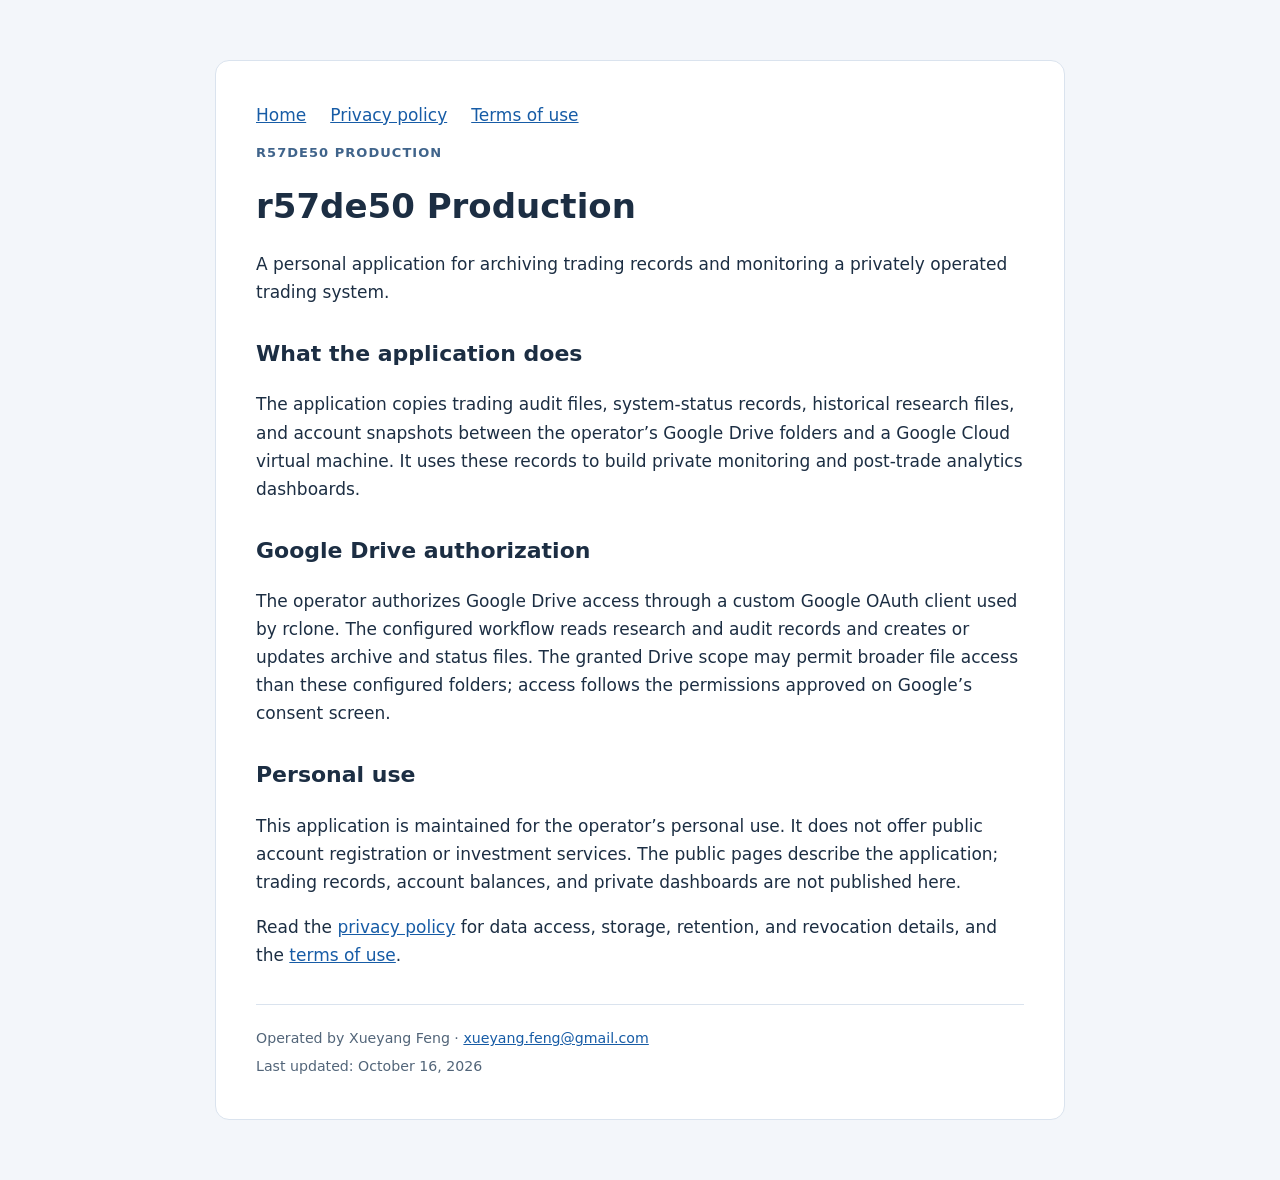
<file: index.html>
<!doctype html>
<html lang="en"><head><meta charset="utf-8"><meta name="viewport" content="width=device-width,initial-scale=1"><title>Application information | r57de50 Production</title><link rel="stylesheet" href="style.css"></head><body><main><nav><a href="./">Home</a><a href="privacy.html">Privacy policy</a><a href="terms.html">Terms of use</a></nav><p class="label">R57DE50 PRODUCTION</p><h1>r57de50 Production</h1><p>A personal application for archiving trading records and monitoring a privately operated trading system.</p><h2>What the application does</h2><p>The application copies trading audit files, system-status records, historical research files, and account snapshots between the operator’s Google Drive folders and a Google Cloud virtual machine. It uses these records to build private monitoring and post-trade analytics dashboards.</p><h2>Google Drive authorization</h2><p>The operator authorizes Google Drive access through a custom Google OAuth client used by rclone. The configured workflow reads research and audit records and creates or updates archive and status files. The granted Drive scope may permit broader file access than these configured folders; access follows the permissions approved on Google’s consent screen.</p><h2>Personal use</h2><p>This application is maintained for the operator’s personal use. It does not offer public account registration or investment services. The public pages describe the application; trading records, account balances, and private dashboards are not published here.</p><p>Read the <a href="privacy.html">privacy policy</a> for data access, storage, retention, and revocation details, and the <a href="terms.html">terms of use</a>.</p><footer><small>Operated by Xueyang Feng · <a href="mailto:xueyang.feng@gmail.com">xueyang.feng@gmail.com</a><br>Last updated: October 16, 2026</small></footer></main></body></html>
</file>
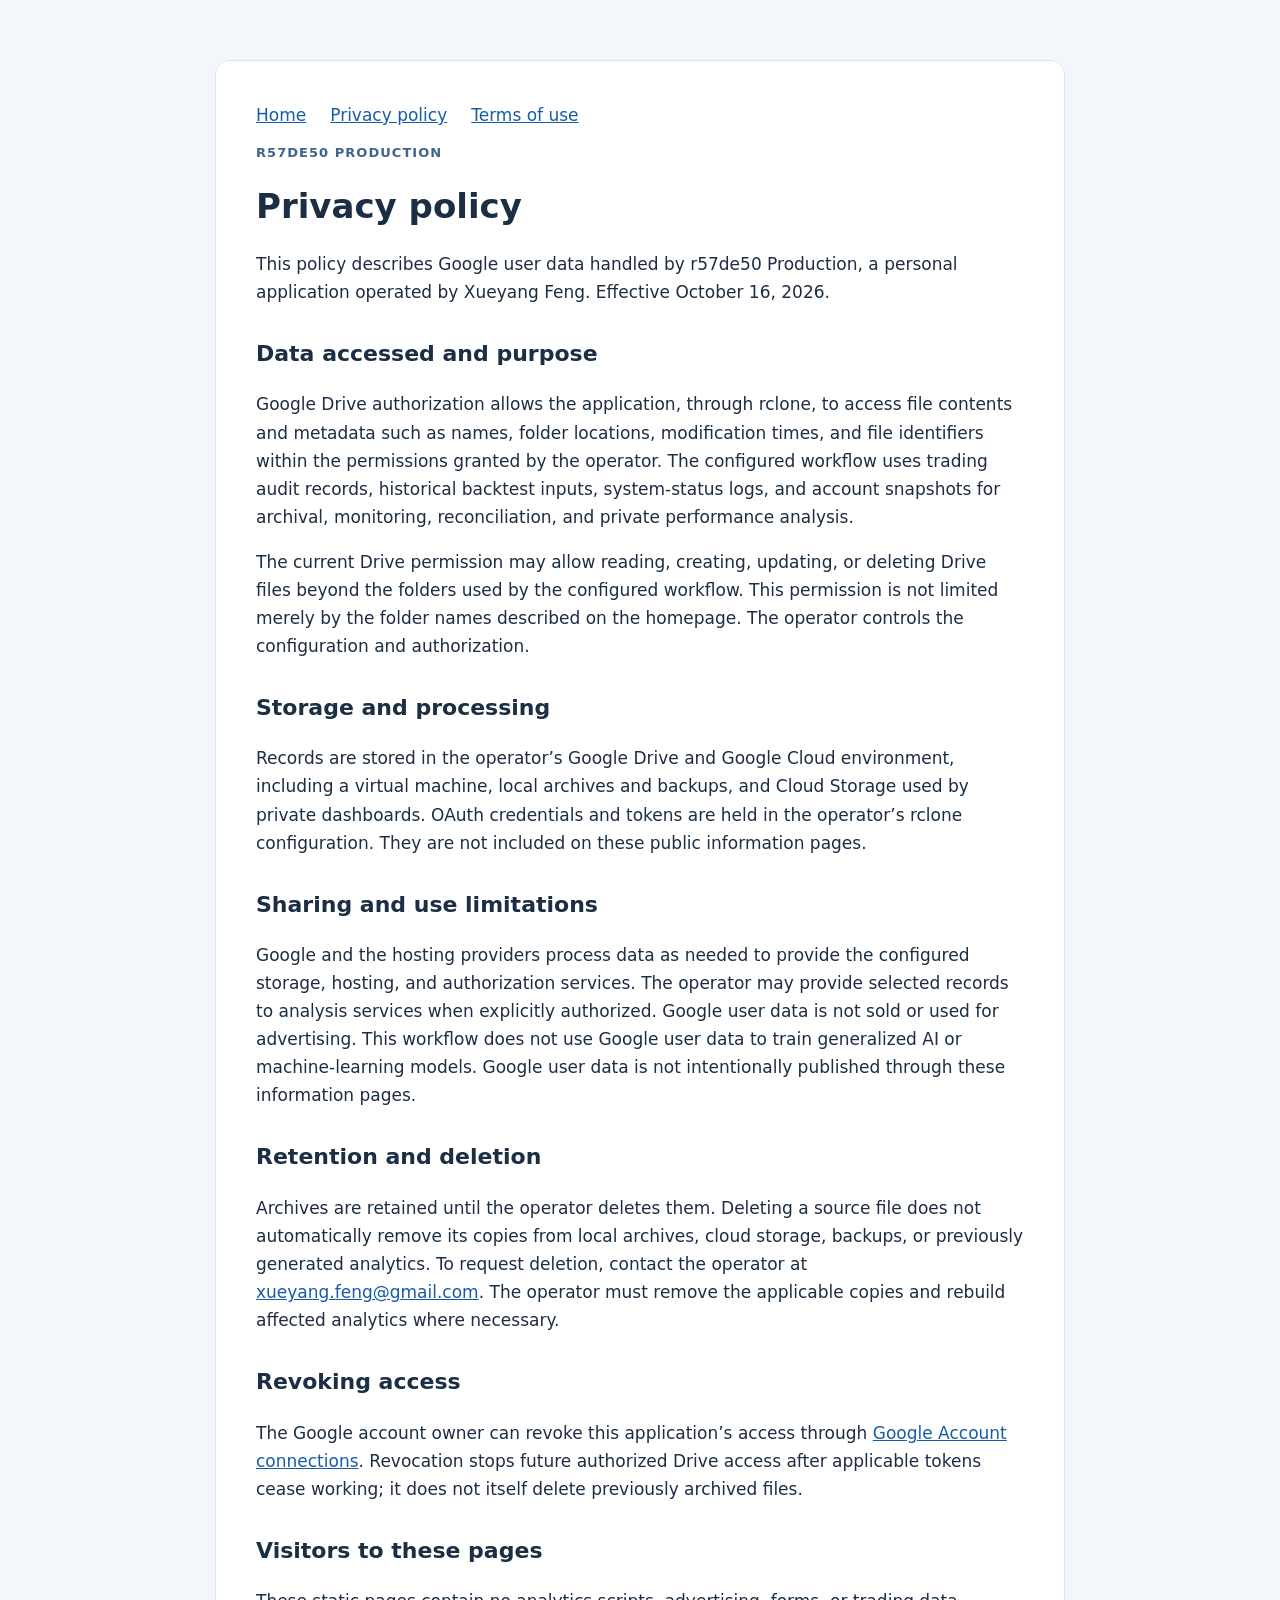
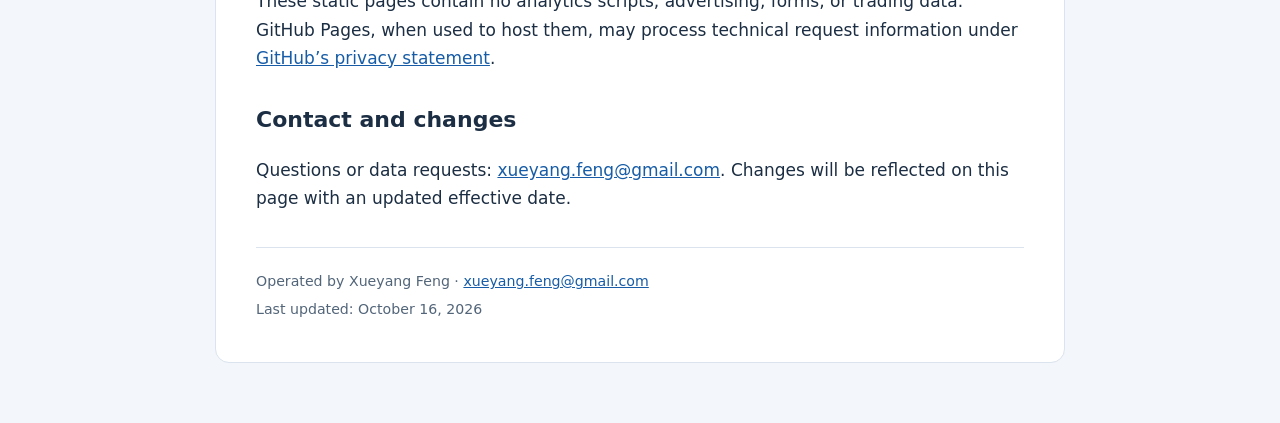
<file: privacy.html>
<!doctype html>
<html lang="en"><head><meta charset="utf-8"><meta name="viewport" content="width=device-width,initial-scale=1"><title>Privacy policy | r57de50 Production</title><link rel="stylesheet" href="style.css"></head><body><main><nav><a href="./">Home</a><a href="privacy.html">Privacy policy</a><a href="terms.html">Terms of use</a></nav><p class="label">R57DE50 PRODUCTION</p><h1>Privacy policy</h1><p>This policy describes Google user data handled by r57de50 Production, a personal application operated by Xueyang Feng. Effective October 16, 2026.</p><h2>Data accessed and purpose</h2><p>Google Drive authorization allows the application, through rclone, to access file contents and metadata such as names, folder locations, modification times, and file identifiers within the permissions granted by the operator. The configured workflow uses trading audit records, historical backtest inputs, system-status logs, and account snapshots for archival, monitoring, reconciliation, and private performance analysis.</p><p>The current Drive permission may allow reading, creating, updating, or deleting Drive files beyond the folders used by the configured workflow. This permission is not limited merely by the folder names described on the homepage. The operator controls the configuration and authorization.</p><h2>Storage and processing</h2><p>Records are stored in the operator’s Google Drive and Google Cloud environment, including a virtual machine, local archives and backups, and Cloud Storage used by private dashboards. OAuth credentials and tokens are held in the operator’s rclone configuration. They are not included on these public information pages.</p><h2>Sharing and use limitations</h2><p>Google and the hosting providers process data as needed to provide the configured storage, hosting, and authorization services. The operator may provide selected records to analysis services when explicitly authorized. Google user data is not sold or used for advertising. This workflow does not use Google user data to train generalized AI or machine-learning models. Google user data is not intentionally published through these information pages.</p><h2>Retention and deletion</h2><p>Archives are retained until the operator deletes them. Deleting a source file does not automatically remove its copies from local archives, cloud storage, backups, or previously generated analytics. To request deletion, contact the operator at <a href="mailto:xueyang.feng@gmail.com">xueyang.feng@gmail.com</a>. The operator must remove the applicable copies and rebuild affected analytics where necessary.</p><h2>Revoking access</h2><p>The Google account owner can revoke this application’s access through <a href="https://myaccount.google.com/connections">Google Account connections</a>. Revocation stops future authorized Drive access after applicable tokens cease working; it does not itself delete previously archived files.</p><h2>Visitors to these pages</h2><p>These static pages contain no analytics scripts, advertising, forms, or trading data. GitHub Pages, when used to host them, may process technical request information under <a href="https://docs.github.com/en/site-policy/privacy-policies/github-general-privacy-statement">GitHub’s privacy statement</a>.</p><h2>Contact and changes</h2><p>Questions or data requests: <a href="mailto:xueyang.feng@gmail.com">xueyang.feng@gmail.com</a>. Changes will be reflected on this page with an updated effective date.</p><footer><small>Operated by Xueyang Feng · <a href="mailto:xueyang.feng@gmail.com">xueyang.feng@gmail.com</a><br>Last updated: October 16, 2026</small></footer></main></body></html>
</file>
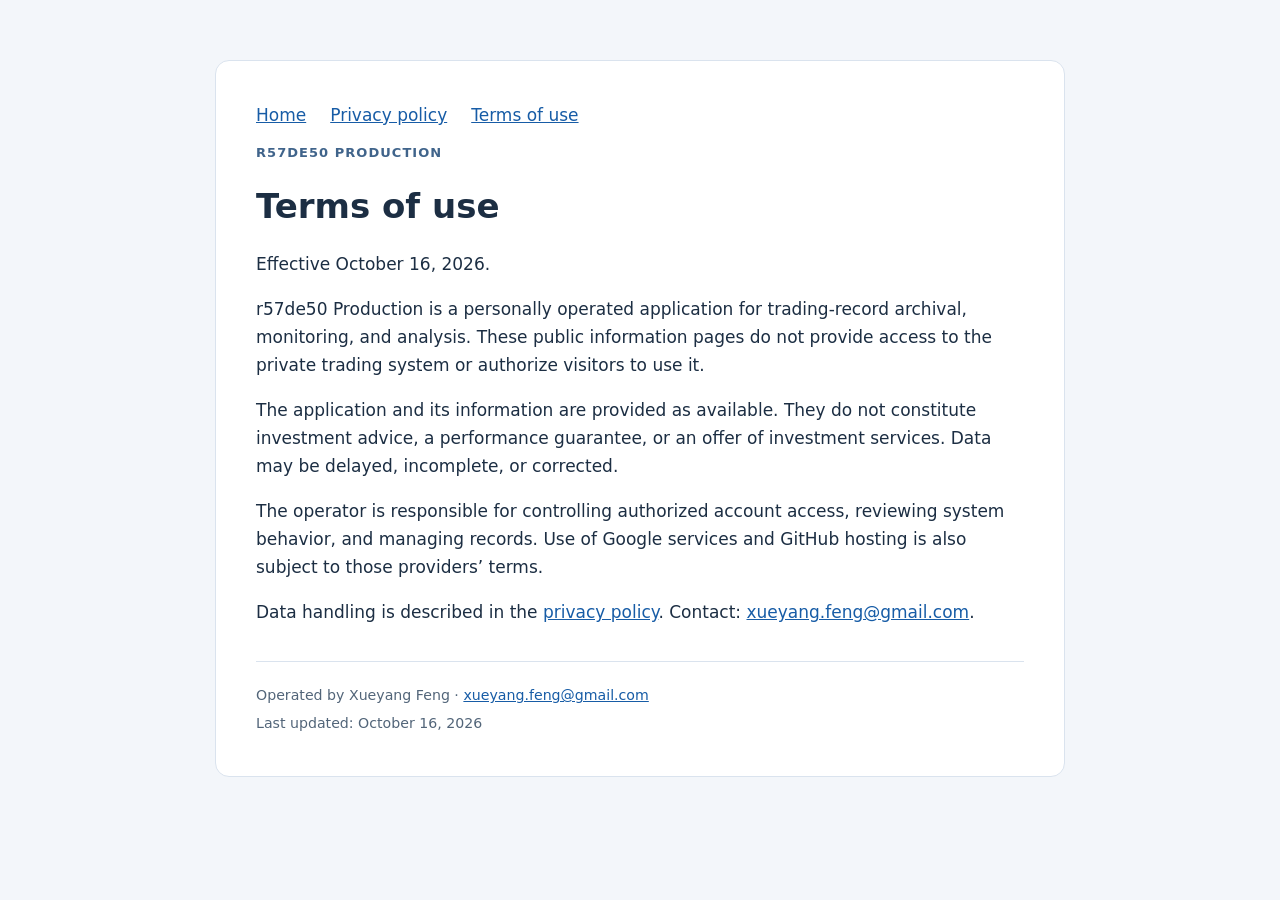
<file: terms.html>
<!doctype html>
<html lang="en"><head><meta charset="utf-8"><meta name="viewport" content="width=device-width,initial-scale=1"><title>Terms of use | r57de50 Production</title><link rel="stylesheet" href="style.css"></head><body><main><nav><a href="./">Home</a><a href="privacy.html">Privacy policy</a><a href="terms.html">Terms of use</a></nav><p class="label">R57DE50 PRODUCTION</p><h1>Terms of use</h1><p>Effective October 16, 2026.</p><p>r57de50 Production is a personally operated application for trading-record archival, monitoring, and analysis. These public information pages do not provide access to the private trading system or authorize visitors to use it.</p><p>The application and its information are provided as available. They do not constitute investment advice, a performance guarantee, or an offer of investment services. Data may be delayed, incomplete, or corrected.</p><p>The operator is responsible for controlling authorized account access, reviewing system behavior, and managing records. Use of Google services and GitHub hosting is also subject to those providers’ terms.</p><p>Data handling is described in the <a href="privacy.html">privacy policy</a>. Contact: <a href="mailto:xueyang.feng@gmail.com">xueyang.feng@gmail.com</a>.</p><footer><small>Operated by Xueyang Feng · <a href="mailto:xueyang.feng@gmail.com">xueyang.feng@gmail.com</a><br>Last updated: October 16, 2026</small></footer></main></body></html>
</file>
<file: style.css>
*{box-sizing:border-box}body{margin:0;background:#f3f6fa;color:#1c2e43;font:17px/1.65 system-ui,sans-serif}main{max-width:850px;margin:60px auto;padding:40px;background:white;border:1px solid #dae3ee;border-radius:14px}h1{font-size:34px;line-height:1.2}h2{font-size:22px;margin-top:30px}a{color:#175ca6}nav{display:flex;gap:24px;flex-wrap:wrap}small{color:#526579}.label{color:#40648b;font-weight:600;letter-spacing:.08em;font-size:13px}footer{border-top:1px solid #dae3ee;margin-top:35px;padding-top:18px}@media(max-width:700px){main{margin:16px;padding:24px}}
</file>
